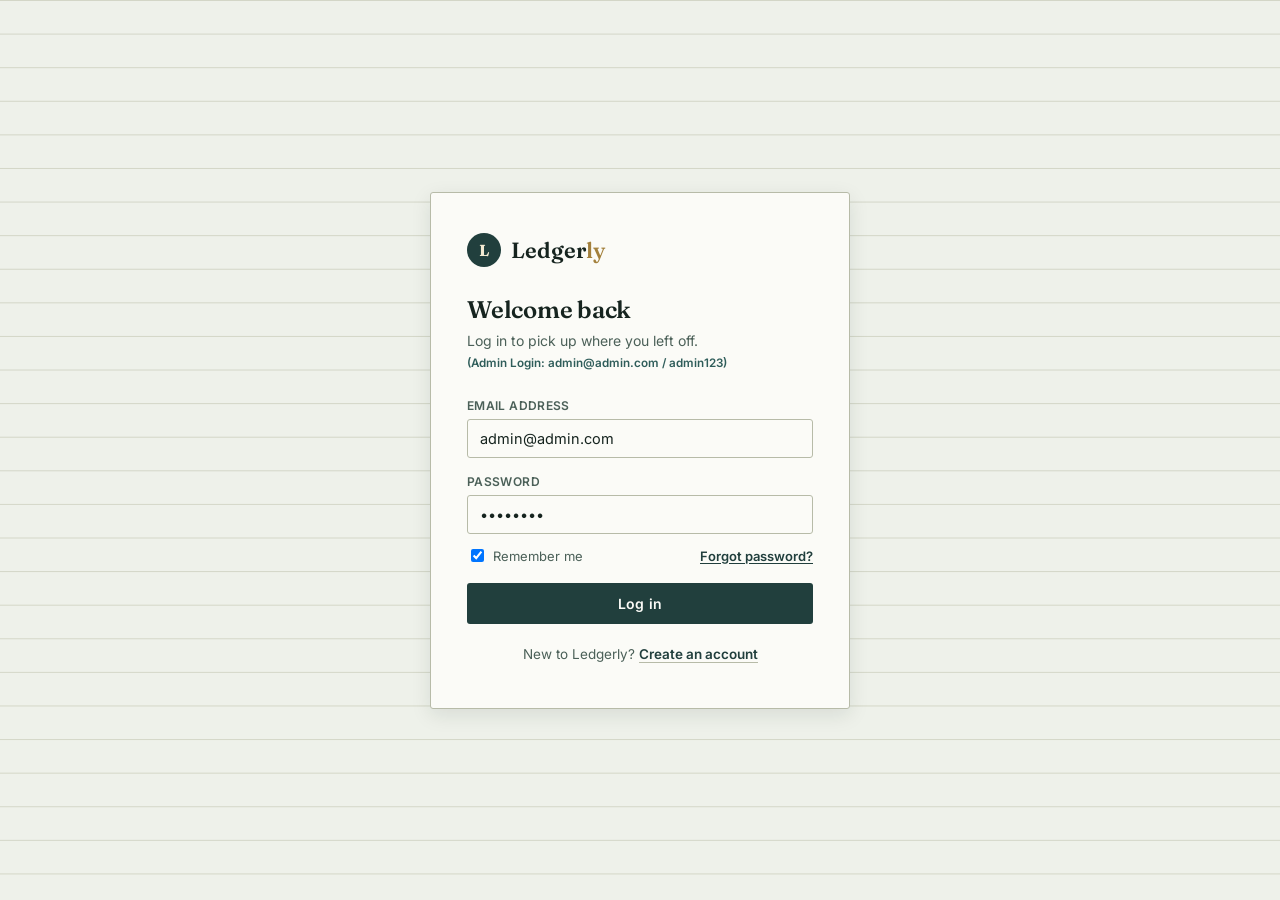
<file: index.html>
<!DOCTYPE html>
<html lang="en">
<head>
  <meta charset="UTF-8">
  <meta name="viewport" content="width=device-width, initial-scale=1.0">
  <title>Ledgerly — Invoice Generator</title>
  <link rel="preconnect" href="https://fonts.googleapis.com">
  <link href="https://fonts.googleapis.com/css2?family=Fraunces:opsz,wght@9..144,400;9..144,500;9..144,600;9..144,700&family=Inter:wght@400;500;600;700&family=IBM+Plex+Mono:wght@400;500;600&display=swap" rel="stylesheet">
  <link rel="stylesheet" href="style.css">
</head>
<body>
  <div id="app"></div>
  <div id="toast" class="toast"></div>

  <script src="script.js"></script>
</body>
</html>
</file>
<file: style.css>
/* ============================================================
   DESIGN TOKENS & LIGHT/DARK THEMES
   ============================================================ */
:root, [data-theme="light"] {
  --ink:#16241f;
  --ink-soft:#4b6058;
  --ink-faint:#7c8c85;
  --paper:#eef1ea;
  --paper-raised:#fbfbf7;
  --line:#d3d6c7;
  --line-strong:#b7bba8;
  --brass:#a3803c;
  --brass-dark:#7e6230;
  --teal:#2f5d5a;
  --teal-dark:#213f3d;
  --rust:#a6432f;
  --rust-bg:#f4e2dc;
  --gold-bg:#f3ead2;
  --gold-ink:#7e6230;
  --teal-bg:#dfe9e6;
  --grey-bg:#e7e6dc;
  --shadow-sm:0 1px 2px rgba(22,36,31,0.08);
  --shadow-md:0 6px 20px rgba(22,36,31,0.10);
  --radius:3px;
  --font-display:'Fraunces', serif;
  --font-body:'Inter', sans-serif;
  --font-mono:'IBM Plex Mono', monospace;
}

[data-theme="dark"] {
  --ink:#e4ece8;
  --ink-soft:#a2b5ac;
  --ink-faint:#70867d;
  --paper:#0f1714;
  --paper-raised:#172420;
  --line:#253731;
  --line-strong:#364e46;
  --brass:#d1ab5a;
  --brass-dark:#a3803c;
  --teal:#3c726e;
  --teal-dark:#11201d;
  --rust:#e06047;
  --rust-bg:#3d1a15;
  --gold-bg:#362a14;
  --gold-ink:#d1ab5a;
  --teal-bg:#1a332f;
  --grey-bg:#22332c;
  --shadow-sm:0 1px 3px rgba(0,0,0,0.4);
  --shadow-md:0 8px 24px rgba(0,0,0,0.5);
}

*{box-sizing:border-box;}
html,body{margin:0;padding:0;}
body{
  font-family:var(--font-body);
  background:var(--paper);
  background-image:
    linear-gradient(var(--line) 1px, transparent 1px);
  background-size: 100% 2.1em;
  background-attachment:local;
  color:var(--ink);
  min-height:100vh;
  -webkit-font-smoothing:antialiased;
  transition:background-color .2s ease, color .2s ease;
}
h1,h2,h3,.display{font-family:var(--font-display);font-weight:600;letter-spacing:-0.01em;}
.mono{font-family:var(--font-mono);font-variant-numeric:tabular-nums;}
a{color:inherit;}
button{font-family:var(--font-body);cursor:pointer;}
input,select,textarea{font-family:var(--font-body);}
:focus-visible{outline:2px solid var(--teal);outline-offset:2px;}

/* subtle reduced motion */
@media (prefers-reduced-motion: reduce){
  *{animation:none !important;transition:none !important;}
}

/* Theme Toggle Button */
.theme-toggle{
  background:transparent;border:1px solid var(--line-strong);color:var(--ink);
  padding:6px 12px;border-radius:20px;font-size:13px;font-weight:600;
  display:inline-flex;align-items:center;gap:6px;transition:all .15s ease;
}
.theme-toggle:hover{background:var(--teal-bg);border-color:var(--teal);}

/* ============================================================
   LAYOUT SHELL
   ============================================================ */
#app{min-height:100vh;}

.auth-shell{
  min-height:100vh;
  display:flex;
  align-items:center;
  justify-content:center;
  padding:32px 20px;
}
.auth-card{
  width:100%;
  max-width:420px;
  background:var(--paper-raised);
  border:1px solid var(--line-strong);
  border-radius:var(--radius);
  box-shadow:var(--shadow-md);
  padding:40px 36px 32px;
  position:relative;
}
.brandmark{
  display:flex;align-items:center;gap:10px;margin-bottom:28px;
}
.brandmark .seal{
  width:34px;height:34px;border-radius:50%;
  background:var(--teal-dark);
  display:flex;align-items:center;justify-content:center;
  color:var(--gold-bg);font-family:var(--font-display);font-weight:700;font-size:16px;
  flex-shrink:0;
}
.brandmark .word{font-family:var(--font-display);font-size:22px;font-weight:600;}
.brandmark .word span{color:var(--brass);}

.auth-card h1{font-size:24px;margin:0 0 6px;}
.auth-sub{color:var(--ink-soft);font-size:14px;margin:0 0 26px;line-height:1.5;}

.field{margin-bottom:16px;}
.field label{
  display:block;font-size:12px;font-weight:600;letter-spacing:0.03em;
  text-transform:uppercase;color:var(--ink-soft);margin-bottom:6px;
}
.field input,.field select,.field textarea{
  width:100%;padding:10px 12px;border:1px solid var(--line-strong);
  border-radius:var(--radius);background:var(--paper-raised);font-size:14.5px;color:var(--ink);
}
.field input:focus,.field select:focus,.field textarea:focus{border-color:var(--teal);}
.field-row{display:flex;gap:12px;}
.field-row .field{flex:1;}
.field-error{color:var(--rust);font-size:12px;margin-top:5px;display:none;}
.field.has-error input{border-color:var(--rust);}
.field.has-error .field-error{display:block;}

.btn{
  display:inline-flex;align-items:center;justify-content:center;gap:8px;
  padding:11px 20px;border-radius:var(--radius);border:1px solid transparent;
  font-size:14px;font-weight:600;letter-spacing:0.01em;transition:all .15s ease;
}
.btn-primary{background:var(--teal-dark);color:#fbfbf7;}
.btn-primary:hover{background:var(--teal);}
.btn-block{width:100%;}
.btn-ghost{background:transparent;border-color:var(--line-strong);color:var(--ink);}
.btn-ghost:hover{border-color:var(--ink-soft);}
.btn-brass{background:var(--brass);color:#fff;}
.btn-brass:hover{background:var(--brass-dark);}
.btn-sm{padding:7px 12px;font-size:13px;}
.btn-danger{background:transparent;color:var(--rust);border-color:var(--rust-bg);}
.btn-danger:hover{background:var(--rust-bg);}
.btn:disabled{opacity:0.5;cursor:not-allowed;}

.auth-remember{display:flex;align-items:center;justify-content:space-between;margin:-4px 0 18px;font-size:13px;color:var(--ink-soft);}
.auth-remember label{display:flex;align-items:center;gap:6px;cursor:pointer;}
.auth-foot{margin-top:22px;text-align:center;font-size:13.5px;color:var(--ink-soft);}
.auth-foot a{color:var(--teal-dark);font-weight:600;text-decoration:none;border-bottom:1px solid var(--line-strong);}
.link-btn{background:none;border:none;padding:0;color:var(--teal-dark);font-weight:600;font-size:inherit;text-decoration:underline;text-underline-offset:2px;}
.form-msg{font-size:13px;padding:10px 12px;border-radius:var(--radius);margin-bottom:16px;display:none;}
.form-msg.show{display:block;}
.form-msg.error{background:var(--rust-bg);color:var(--rust);}
.form-msg.success{background:var(--teal-bg);color:var(--teal-dark);}

/* ============================================================
   APP SHELL (post-login)
   ============================================================ */
.shell{display:flex;min-height:100vh;}
.sidebar{
  width:230px;flex-shrink:0;background:var(--teal-dark);color:#eef1ea;
  display:flex;flex-direction:column;padding:24px 16px;position:sticky;top:0;height:100vh;
}
.sidebar .brandmark .word{color:#fbfbf7;}
.sidebar .brandmark .seal{background:var(--brass);color:var(--teal-dark);}
.sidebar-nav{margin-top:20px;display:flex;flex-direction:column;gap:2px;flex:1;}
.nav-link{
  display:flex;align-items:center;gap:10px;padding:10px 12px;border-radius:var(--radius);
  color:#cdd8d3;text-decoration:none;font-size:14px;font-weight:500;
}
.nav-link .ico{width:16px;text-align:center;font-family:var(--font-mono);font-size:12px;opacity:0.8;}
.nav-link:hover{background:rgba(255,255,255,0.06);color:#fff;}
.nav-link.active{background:rgba(255,255,255,0.12);color:#fff;}
.sidebar-user{border-top:1px solid rgba(255,255,255,0.14);padding-top:14px;margin-top:10px;}
.sidebar-user .name{font-size:13.5px;font-weight:600;color:#fff;}
.sidebar-user .biz{font-size:12px;color:#a9bbb4;margin-bottom:10px;}

.main{flex:1;min-width:0;padding:32px 40px 60px;}
.topbar{display:flex;align-items:center;justify-content:space-between;margin-bottom:28px;flex-wrap:wrap;gap:12px;}
.topbar h1{font-size:26px;margin:0;}
.topbar .eyebrow{font-size:12px;text-transform:uppercase;letter-spacing:0.08em;color:var(--brass-dark);font-weight:700;margin:0 0 4px;}

.mobile-topbar{display:none;}

/* Cards / stats */
.card{background:var(--paper-raised);border:1px solid var(--line-strong);border-radius:var(--radius);box-shadow:var(--shadow-sm);}
.stat-grid{display:grid;grid-template-columns:repeat(auto-fit,minmax(180px,1fr));gap:16px;margin-bottom:32px;}
.stat-card{padding:20px 22px;}
.stat-card .label{font-size:12px;text-transform:uppercase;letter-spacing:0.06em;color:var(--ink-soft);font-weight:600;}
.stat-card .value{font-family:var(--font-display);font-size:30px;margin-top:6px;}
.stat-card.accent{border-left:3px solid var(--brass);}

.section-head{display:flex;align-items:baseline;justify-content:space-between;margin:0 0 14px;}
.section-head h2{font-size:17px;margin:0;}
.section-head .see-all{font-size:13px;color:var(--teal-dark);font-weight:600;text-decoration:none;}

/* Tables (ledger style) */
.ledger-table{width:100%;border-collapse:collapse;}
.ledger-table thead th{
  text-align:left;font-size:11px;text-transform:uppercase;letter-spacing:0.06em;
  color:var(--ink-soft);font-weight:700;padding:10px 14px;border-bottom:2px solid var(--ink);
}
.ledger-table tbody td{padding:13px 14px;border-bottom:1px solid var(--line);font-size:14px;vertical-align:middle;}
.ledger-table tbody tr:hover{background:rgba(163,128,60,0.08);cursor:pointer;}
.ledger-table tfoot td{padding:10px 14px;}
.num{font-family:var(--font-mono);text-align:right;}
.empty-row td{text-align:center;color:var(--ink-faint);padding:32px 14px;font-size:14px;cursor:default;}
.empty-row:hover{background:none;}

/* Status stamp */
.stamp{
  display:inline-block;font-family:var(--font-mono);font-size:10.5px;font-weight:700;
  letter-spacing:0.08em;text-transform:uppercase;padding:4px 9px;border-radius:20px;
  border:1.5px solid currentColor;transform:rotate(-2deg);
}
.stamp.draft{color:var(--ink-soft);background:var(--grey-bg);}
.stamp.generated{color:var(--teal-dark);background:var(--teal-bg);}
.stamp.pending{color:var(--gold-ink);background:var(--gold-bg);}
.stamp.paid{color:#2c6b3f;background:#dcecdf;}

/* Dashboard CTA */
.cta-banner{
  background:var(--teal-dark);color:#fbfbf7;border-radius:var(--radius);
  padding:26px 30px;display:flex;align-items:center;justify-content:space-between;
  margin-bottom:32px;gap:20px;flex-wrap:wrap;
}
.cta-banner h2{margin:0 0 4px;font-size:20px;color:#fff;}
.cta-banner p{margin:0;color:#c3d2cc;font-size:13.5px;}

/* ============================================================
   INVOICE CREATE FORM
   ============================================================ */
.builder-grid{display:grid;grid-template-columns:1fr 1fr;gap:20px;margin-bottom:24px;}
.builder-card{padding:22px 24px;margin-bottom:20px;}
.builder-card h3{font-size:14px;text-transform:uppercase;letter-spacing:0.05em;margin:0 0 16px;color:var(--brass-dark);display:flex;align-items:center;justify-content:space-between;}

.items-table{width:100%;border-collapse:collapse;margin-bottom:12px;}
.items-table th{text-align:left;font-size:11px;text-transform:uppercase;color:var(--ink-soft);padding:6px 8px;border-bottom:2px solid var(--ink);}
.items-table td{padding:6px 8px;border-bottom:1px solid var(--line);}
.items-table input{width:100%;border:1px solid transparent;background:transparent;padding:7px 6px;border-radius:var(--radius);font-size:13.5px;color:var(--ink);}
.items-table input:hover,.items-table input:focus{border-color:var(--line-strong);background:var(--paper-raised);}
.items-table .item-total{font-family:var(--font-mono);text-align:right;padding-right:10px;color:var(--ink);white-space:nowrap;}
.items-table .col-remove{width:34px;text-align:center;}
.remove-item{background:none;border:none;color:var(--ink-faint);font-size:16px;line-height:1;padding:4px;}
.remove-item:hover{color:var(--rust);}
.col-qty{width:70px;}
.col-price{width:110px;}

.totals-box{margin-left:auto;width:280px;}
.totals-box .row{display:flex;justify-content:space-between;padding:7px 0;font-size:14px;color:var(--ink-soft);}
.totals-box .row.grand{border-top:2px solid var(--ink);margin-top:6px;padding-top:12px;font-size:19px;font-weight:700;color:var(--ink);font-family:var(--font-display);}
.totals-box .row .amt{font-family:var(--font-mono);color:var(--ink);}
.totals-box .row.grand .amt{font-family:var(--font-mono);}
.pct-input{width:60px;text-align:right;padding:5px 6px;border:1px solid var(--line-strong);border-radius:var(--radius);font-family:var(--font-mono);font-size:13px;background:var(--paper-raised);color:var(--ink);}

.form-actions{display:flex;gap:10px;justify-content:flex-end;margin-top:8px;flex-wrap:wrap;}

/* Auto-fill Selector Styling */
.autofill-select{
  font-size:12px;padding:4px 8px;border-radius:var(--radius);border:1px solid var(--line-strong);
  background:var(--paper);color:var(--ink-soft);font-weight:600;max-width:200px;
}
.autofill-select:focus{border-color:var(--teal);outline:none;}

/* Builder Signature Canvas Box */
.builder-sig-box{
  display:flex;gap:16px;align-items:flex-start;flex-wrap:wrap;margin-top:10px;
}
.builder-sig-canvas{
  border:1px solid var(--line-strong);border-radius:var(--radius);background:#fff;
  touch-action:none;cursor:crosshair;
}

/* ============================================================
   INVOICE PREVIEW / PRINT (Always clean white paper for print/preview sheet)
   ============================================================ */
.invoice-sheet{
  background:#ffffff !important;color:#16241f !important;max-width:800px;margin:0 auto;padding:52px 56px;
  border:1px solid var(--line-strong);box-shadow:var(--shadow-md);
  background-image:none;position:relative;overflow:hidden;
}
.invoice-sheet *{color:#16241f;}
.invoice-sheet .inv-head{display:flex;justify-content:space-between;align-items:flex-start;margin-bottom:36px;padding-bottom:24px;border-bottom:3px double #16241f;}
.invoice-sheet .inv-head .biz-name{font-family:var(--font-display);font-size:24px;margin:0 0 4px;color:#16241f;}
.invoice-sheet .inv-head .biz-meta{font-size:12.5px;color:#4b6058;line-height:1.6;}
.invoice-sheet .inv-head-right{text-align:right;}
.invoice-sheet .inv-head-right .inv-title{font-family:var(--font-display);font-size:30px;letter-spacing:0.02em;color:#7e6230;margin:0;}
.invoice-sheet .inv-head-right .inv-num{font-family:var(--font-mono);font-size:14px;color:#4b6058;margin-top:4px;}

.invoice-sheet .inv-meta-grid{display:grid;grid-template-columns:1fr 1fr 1fr;gap:20px;margin-bottom:30px;}
.invoice-sheet .inv-meta-grid .label{font-size:10.5px;text-transform:uppercase;letter-spacing:0.06em;color:#7c8c85;font-weight:700;margin-bottom:5px;}
.invoice-sheet .inv-meta-grid .val{font-size:14px;color:#16241f;}

.invoice-sheet .bill-to{margin-bottom:28px;}
.invoice-sheet .bill-to .label{font-size:10.5px;text-transform:uppercase;letter-spacing:0.06em;color:#7c8c85;font-weight:700;margin-bottom:6px;}
.invoice-sheet .bill-to .cust-name{font-weight:600;font-size:15px;color:#16241f;}
.invoice-sheet .bill-to .cust-meta{font-size:13px;color:#4b6058;line-height:1.6;}

.invoice-sheet .inv-items{width:100%;border-collapse:collapse;margin-bottom:22px;}
.invoice-sheet .inv-items th{text-align:left;font-size:10.5px;text-transform:uppercase;letter-spacing:0.04em;padding:8px 4px;border-bottom:2px solid #16241f;color:#4b6058;}
.invoice-sheet .inv-items td{padding:11px 4px;border-bottom:1px solid #d3d6c7;font-size:13.5px;color:#16241f;}

.invoice-sheet .inv-totals{margin-left:auto;width:260px;margin-bottom:30px;}
.invoice-sheet .inv-totals .row{display:flex;justify-content:space-between;padding:6px 0;font-size:13.5px;color:#4b6058;}
.invoice-sheet .inv-totals .row.grand{border-top:2px solid #16241f;margin-top:6px;padding-top:12px;font-size:18px;font-weight:700;color:#16241f;}

.invoice-sheet .inv-foot{display:flex;justify-content:space-between;gap:30px;padding-top:20px;border-top:1px solid #d3d6c7;}
.invoice-sheet .inv-foot .label{font-size:10.5px;text-transform:uppercase;letter-spacing:0.06em;color:#7c8c85;font-weight:700;margin-bottom:6px;}
.invoice-sheet .inv-foot .block{flex:1;font-size:12.5px;color:#4b6058;line-height:1.6;}

.invoice-sheet .inv-pay-sign{display:flex;justify-content:space-between;align-items:flex-end;gap:24px;margin-top:26px;padding-top:20px;border-top:1px solid #d3d6c7;flex-wrap:wrap;}
.invoice-sheet .pay-block-container{display:flex;gap:18px;align-items:center;flex-wrap:wrap;}
.invoice-sheet .pay-block .label{font-size:10.5px;text-transform:uppercase;letter-spacing:0.06em;color:#7c8c85;font-weight:700;margin-bottom:8px;}
.invoice-sheet .pay-block img{display:block;border:1px solid #d3d6c7;padding:5px;background:#fff;width:110px;height:110px;border-radius:3px;}
.invoice-sheet .pay-block .upi-id{font-family:var(--font-mono);font-size:11px;color:#4b6058;margin-top:6px;}
.invoice-sheet .pay-details-box{font-size:12px;color:#4b6058;line-height:1.5;background:#eef1ea;padding:10px 14px;border-radius:3px;border:1px solid #d3d6c7;}
.invoice-sheet .pay-details-box strong{color:#16241f;}

.invoice-sheet .sign-block{text-align:center;min-width:200px;}
.invoice-sheet .sign-block .sig-slot{min-height:54px;display:flex;align-items:flex-end;justify-content:center;margin-bottom:6px;}
.invoice-sheet .sign-block .sig-img{max-height:56px;max-width:220px;}
.invoice-sheet .sign-block .sig-line{border-top:1.5px solid #16241f;width:220px;margin:0 auto 8px;}
.invoice-sheet .sign-block .sig-label{font-size:10.5px;text-transform:uppercase;letter-spacing:0.06em;color:#7c8c85;font-weight:700;}
.invoice-sheet .sign-block .sig-name{font-size:12px;color:#4b6058;margin-top:3px;}

/* Signature pad (profile) */
.sig-pad-card h3{font-family:var(--font-display);font-size:16px;margin:0 0 6px;font-weight:600;}
#sigPad{width:100%;max-width:360px;height:auto;aspect-ratio:360/140;border:1px solid var(--line-strong);border-radius:var(--radius);background:#fff;touch-action:none;cursor:crosshair;}

.preview-toolbar{max-width:800px;margin:0 auto 18px;display:flex;justify-content:space-between;align-items:center;flex-wrap:wrap;gap:12px;}
.preview-toolbar .left{display:flex;gap:10px;flex-wrap:wrap;align-items:center;}

/* ============================================================
   DIRECTORY GRIDS / MODALS
   ============================================================ */
.filter-bar{display:flex;gap:10px;margin-bottom:18px;flex-wrap:wrap;align-items:center;}
.filter-bar input[type=text]{flex:1;min-width:200px;padding:10px 14px;border:1px solid var(--line-strong);border-radius:var(--radius);font-size:14px;background:var(--paper-raised);color:var(--ink);}
.filter-bar select{padding:10px 12px;border:1px solid var(--line-strong);border-radius:var(--radius);background:var(--paper-raised);color:var(--ink);font-size:14px;}

.directory-grid{display:grid;grid-template-columns:repeat(auto-fill,minmax(280px,1fr));gap:20px;margin-top:16px;}
.dir-card{padding:20px 22px;display:flex;flex-direction:column;justify-content:space-between;position:relative;}
.dir-card .title{font-family:var(--font-display);font-size:18px;font-weight:600;margin:0 0 4px;color:var(--ink);}
.dir-card .subtitle{font-size:13px;color:var(--ink-soft);margin-bottom:12px;}
.dir-card .meta-item{font-size:12.5px;color:var(--ink-soft);margin-bottom:6px;display:flex;align-items:center;gap:8px;}
.dir-card .badge{
  display:inline-block;font-size:10px;text-transform:uppercase;letter-spacing:0.06em;
  font-weight:700;padding:3px 8px;border-radius:12px;background:var(--teal-bg);color:var(--teal-dark);
}
.dir-card .card-actions{display:flex;gap:8px;margin-top:16px;padding-top:12px;border-top:1px solid var(--line);}

/* Modal Dialog Styles */
.modal-overlay{
  position:fixed;top:0;left:0;right:0;bottom:0;
  background:rgba(0,0,0,0.6);display:flex;align-items:center;justify-content:center;
  padding:20px;z-index:1000;opacity:0;pointer-events:none;transition:opacity .2s ease;
}
.modal-overlay.show{opacity:1;pointer-events:auto;}
.modal-card{
  background:var(--paper-raised);border:1px solid var(--line-strong);
  border-radius:var(--radius);box-shadow:var(--shadow-md);
  width:100%;max-width:540px;max-height:90vh;overflow-y:auto;padding:28px 30px;
}
.modal-head{display:flex;align-items:center;justify-content:space-between;margin-bottom:20px;}
.modal-head h2{margin:0;font-size:20px;}
.modal-close{background:none;border:none;font-size:22px;color:var(--ink-faint);cursor:pointer;}
.modal-close:hover{color:var(--rust);}

/* ============================================================
   PAID MESSAGES, WATERMARK & RECEIPT BADGES
   ============================================================ */
.builder-header-actions{
  display:flex;align-items:center;gap:8px;font-weight:normal;font-size:12px;
}
.btn-xs{
  padding:3px 8px;font-size:11.5px;border-radius:var(--radius);border:1px solid var(--line-strong);
  background:var(--paper);color:var(--ink-soft);cursor:pointer;transition:all .15s ease;
  font-weight:600;display:inline-flex;align-items:center;gap:4px;
}
.btn-xs:hover{
  background:var(--teal-bg);border-color:var(--teal);color:var(--teal-dark);
}
.btn-success{
  background:#2c6b3f;color:#ffffff;border-color:transparent;
}
.btn-success:hover{
  background:#235431;
}

/* Watermark Stamp */
.paid-watermark{
  position:absolute;top:38%;left:50%;transform:translate(-50%, -50%) rotate(-18deg);
  font-family:var(--font-display);font-size:76px;font-weight:900;letter-spacing:0.18em;
  color:rgba(44, 107, 63, 0.14);border:8px double rgba(44, 107, 63, 0.22);
  padding:12px 36px;border-radius:8px;pointer-events:none;user-select:none;
  text-transform:uppercase;z-index:1;text-shadow: 0 0 1px rgba(44, 107, 63, 0.05);
}

/* Paid Receipt Banner on Invoice Sheet */
.paid-receipt-banner{
  background:#edf7ef;border:1.5px solid #a3d9b1;border-radius:4px;
  padding:16px 20px;margin-bottom:24px;color:#1d532d;position:relative;z-index:2;
}
.paid-receipt-banner .banner-head{
  display:flex;align-items:center;justify-content:space-between;margin-bottom:8px;flex-wrap:wrap;gap:8px;
}
.paid-receipt-banner .banner-title{
  display:flex;align-items:center;gap:8px;font-weight:700;font-size:15px;color:#184c27;
}
.paid-receipt-banner .banner-badge{
  background:#2c6b3f;color:#fff;font-family:var(--font-mono);font-size:11px;
  font-weight:700;letter-spacing:0.06em;text-transform:uppercase;padding:3px 8px;border-radius:3px;
}
.paid-receipt-banner .banner-msg{
  font-size:13.5px;line-height:1.5;color:#225c31;margin-bottom:10px;font-style:italic;
}
.paid-receipt-banner .banner-meta{
  display:grid;grid-template-columns:repeat(auto-fit, minmax(130px, 1fr));gap:10px;
  padding-top:10px;border-top:1px dashed #b2e2be;font-size:12px;
}
.paid-receipt-banner .meta-col .lbl{
  font-size:10px;text-transform:uppercase;letter-spacing:0.05em;color:#4c7a59;font-weight:700;margin-bottom:2px;
}
.paid-receipt-banner .meta-col .val{
  font-weight:600;color:#184c27;font-family:var(--font-mono);
}

/* ============================================================
   PROFILE
   ============================================================ */
.profile-card{max-width:560px;padding:28px 30px;}

/* ============================================================
   UTIL / RESPONSIVE
   ============================================================ */
.helper-text{font-size:12.5px;color:var(--ink-faint);margin-top:4px;}
.toast{
  position:fixed;bottom:24px;right:24px;background:var(--ink);color:var(--paper);
  padding:12px 18px;border-radius:var(--radius);font-size:13.5px;box-shadow:var(--shadow-md);
  opacity:0;transform:translateY(8px);transition:all .25s ease;pointer-events:none;z-index:999;
}
.toast.show{opacity:1;transform:translateY(0);}

@media (max-width: 880px){
  .builder-grid{grid-template-columns:1fr;}
  .sidebar{position:fixed;left:-240px;z-index:50;transition:left .2s ease;box-shadow:var(--shadow-md);}
  .sidebar.open{left:0;}
  .mobile-topbar{
    display:flex;align-items:center;justify-content:space-between;
    padding:14px 18px;background:var(--teal-dark);color:#fff;position:sticky;top:0;z-index:40;
  }
  .mobile-topbar .brandmark{margin:0;}
  .mobile-topbar button{background:none;border:none;color:#fff;font-size:20px;}
  .shell{flex-direction:column;}
  .main{padding:22px 18px 50px;}
  .invoice-sheet{padding:28px 20px;}
  .inv-head{flex-direction:column;gap:16px;}
  .inv-head-right{text-align:left;}
  .inv-meta-grid{grid-template-columns:1fr 1fr;}
  .auth-card{padding:30px 22px;}
}

@media print{
  body{background:#fff !important;color:#000 !important;}
  .no-print{display:none !important;}
  .shell{display:block;}
  .main{padding:0;}
  .invoice-sheet{box-shadow:none;border:none;max-width:100%;padding:0;}
}
</file>
